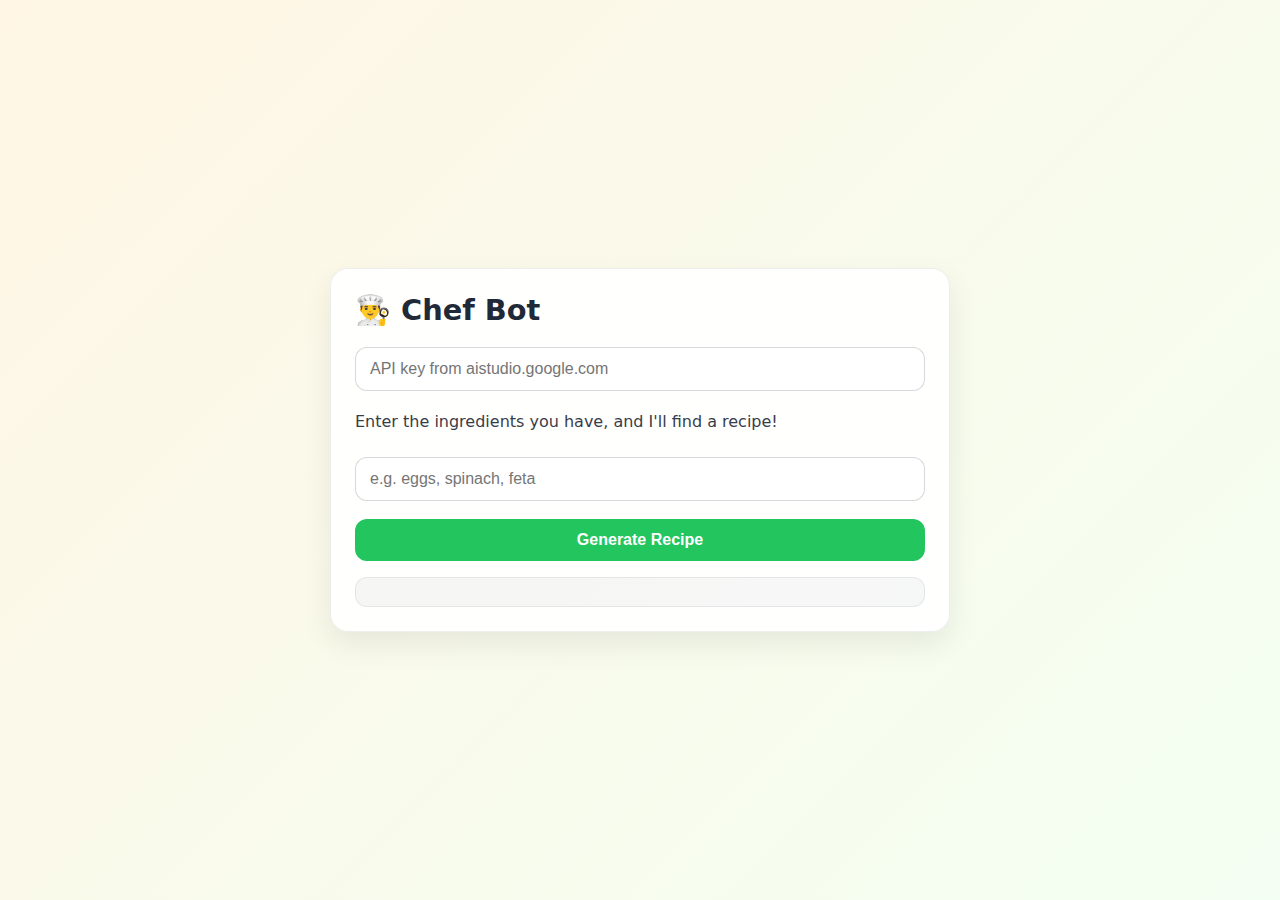
<file: lab-chef/index.html>
<html>
<head>
    <title>Chef Bot AI</title>
    <link rel="stylesheet" href="style.css">
</head>
<body>
    <div class="container">
        <h1>👨‍🍳 Chef Bot</h1>
        <input type="text" id="api-key-input"
               placeholder="API key from aistudio.google.com">
        <p>Enter the ingredients you have, and I'll find a recipe!</p>
        <input type="text" id="ingredients-input"
               placeholder="e.g. eggs, spinach, feta">
        <button onclick="getRecipe()">Generate Recipe</button>
        <div id="recipe-display"></div>
    </div>
    <script src="script.js"></script>
</body>
</html>
</file>
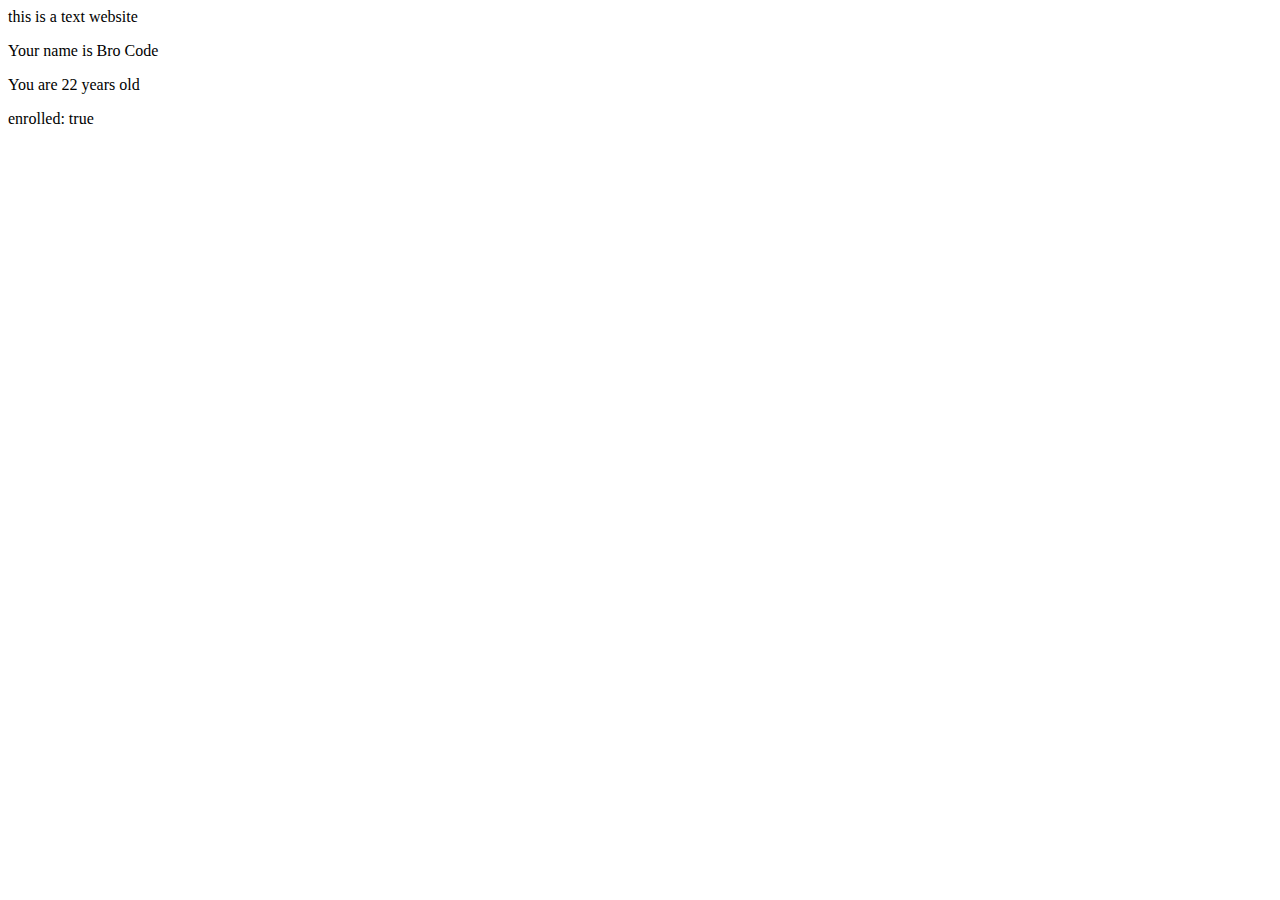
<file: practice folder/index.html>
<!doctype html>
<html lang="en">
  <head>
    <meta charset="UTF-8" />
    <meta name="viewport" content="width=device-width, initial-scale=1.0" />
    <title>Document</title>
  </head>
  <body>
    this is a text website
    <p id = "p1"></p>
    <p id = "p2"></p>
    <p id = "p3"></p>
    <script src="script.js"></script>
  </body>
</html>
</file>
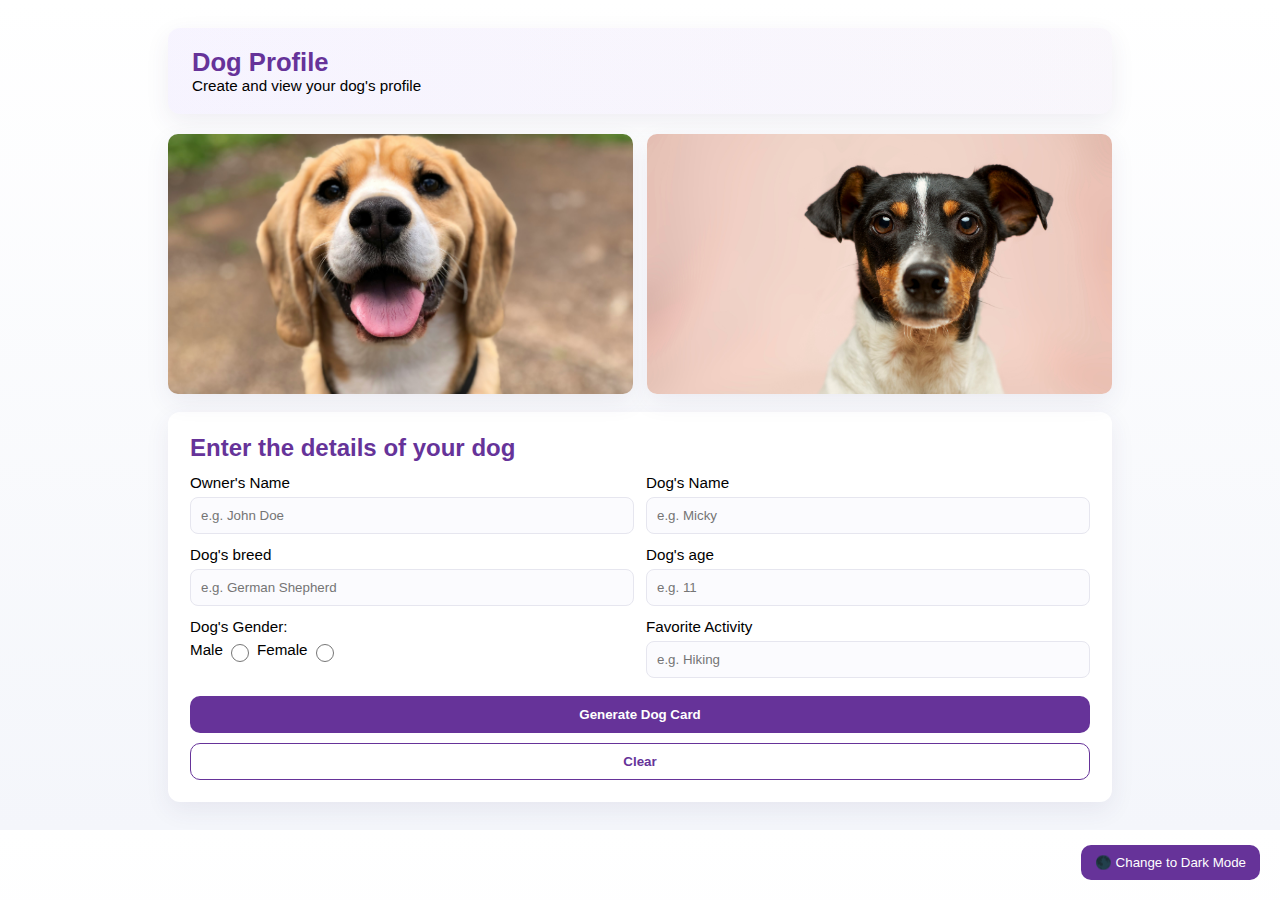
<file: assignment-2/page1.html>
<!doctype html>
<html lang="en">
  <head>
    <meta charset="UTF-8" />
    <meta name="viewport" content="width=device-width, initial-scale=1.0" />
    <title>Document</title>
    <link rel="stylesheet" href="style.css" />
  </head>
  <body>
    <div class="container">
      <header>
        <div>
          <h1>Dog Profile</h1>
          <p>Create and view your dog's profile</p>
        </div>
      </header>

      <section class="hero">
        <img src="./images/one.jpg" alt="Dog 1" />
        <img src="./images/two.jpg" alt="Dog 2" />
      </section>

      <section class="form-section">
        <h2>Enter the details of your dog</h2>

        <form action="page2.html" method="get">
          <div>
            <label for="owner_name">Owner's Name</label>
            <input
              type="text"
              name="owner_name"
              id="owner_name"
              placeholder="e.g. John Doe"
              required
            />
          </div>

          <div>
            <label for="dog_name">Dog's Name</label>
            <input
              type="text"
              name="dog_name"
              id="dog_name"
              placeholder="e.g. Micky"
              required
            />
          </div>

          <div>
            <label for="dog_breed">Dog's breed</label>
            <input
              type="text"
              name="dog_breed"
              id="dog_breed"
              placeholder="e.g. German Shepherd"
              required
            />
          </div>

          <div>
            <label for="dog_age">Dog's age</label>
            <input
              type="number"
              name="dog_age"
              id="dog_age"
              required
              placeholder="e.g. 11"
            />
          </div>

          <div>
            <label>Dog's Gender:</label>
            <div class="radio-group">
              <label for="dog_gender_male">Male</label>
              <input
                type="radio"
                name="dog_gender"
                id="dog_gender_male"
                value="Male"
                required
              />
              <label for="dog_gender_female">Female</label>
              <input
                type="radio"
                name="dog_gender"
                value="Female"
                id="dog_gender_female"
                required
              />
            </div>
          </div>

          <div>
            <label for="dog_fav_activity">Favorite Activity</label>
            <input
              type="text"
              name="dog_fav_activity"
              id="dog_fav_activity"
              placeholder="e.g. Hiking"
              required
            />
          </div>

          <div class="actions">
            <button type="submit" class="btn primary">Generate Dog Card</button>
            <button type="reset" class="btn secondary">Clear</button>
          </div>
        </form>
      </section>

      <button id="theme-toggle">🌑 Change to Dark Mode</button>
    </div>

    <script src="theme-mode.js"></script>
  </body>
</html>
</file>
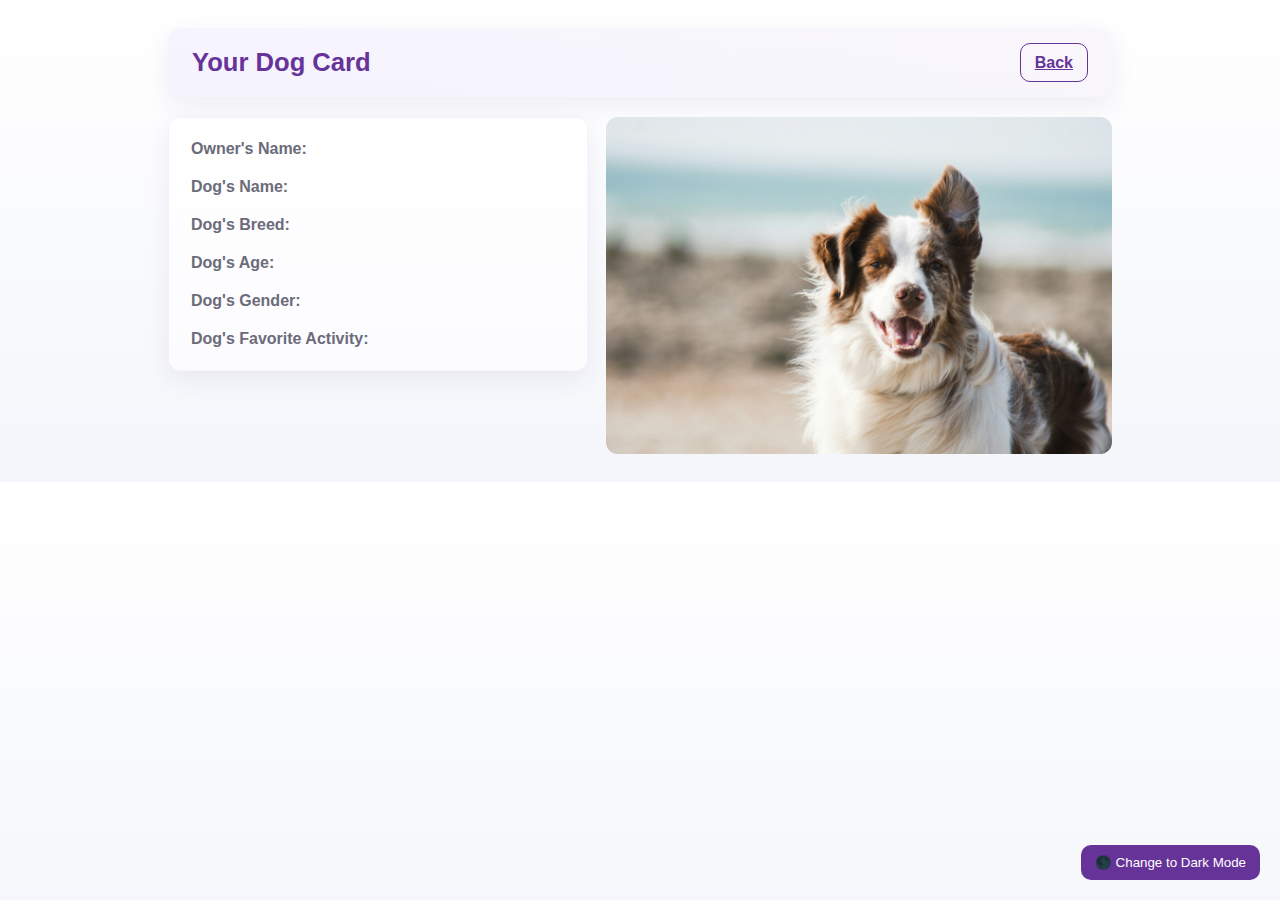
<file: assignment-2/page2.html>
<!doctype html>
<html lang="en">
  <head>
    <meta charset="UTF-8" />
    <meta name="viewport" content="width=device-width, initial-scale=1.0" />
    <title>Document</title>
    <link rel="stylesheet" href="style.css" />
  </head>
  <body>
    <div class="container">
      <header>
        <div>
          <h1>Your Dog Card</h1>
        </div>
        <div>
          <a href="page1.html" class="btn secondary">Back</a>
        </div>
      </header>

      <section class="dog-info">
        <div class="form-result">
          <div>
            <span> Owner's Name: </span>
            <span id="owner_name">test</span>
          </div>

          <div>
            <span> Dog's Name: </span>
            <span id="dog_name">test</span>
          </div>

          <div>
            <span> Dog's Breed: </span>
            <span id="dog_breed">test</span>
          </div>

          <div>
            <span> Dog's Age: </span>
            <span id="dog_age">123</span>
          </div>

          <div>
            <span> Dog's Gender: </span>
            <span id="dog_gender">male</span>
          </div>

          <div>
            <span> Dog's Favorite Activity: </span>
            <span id="dog_fav_activity">male</span>
          </div>
        </div>

        <div class="dog-preview">
          <img src="./images/three.jpg" alt="Dog preview" />
        </div>
      </section>

      <button id="theme-toggle">🌑 Change to Dark Mode</button>

      <script src="script.js"></script>
      <script src="theme-mode.js"></script>
    </div>
  </body>
</html>
</file>
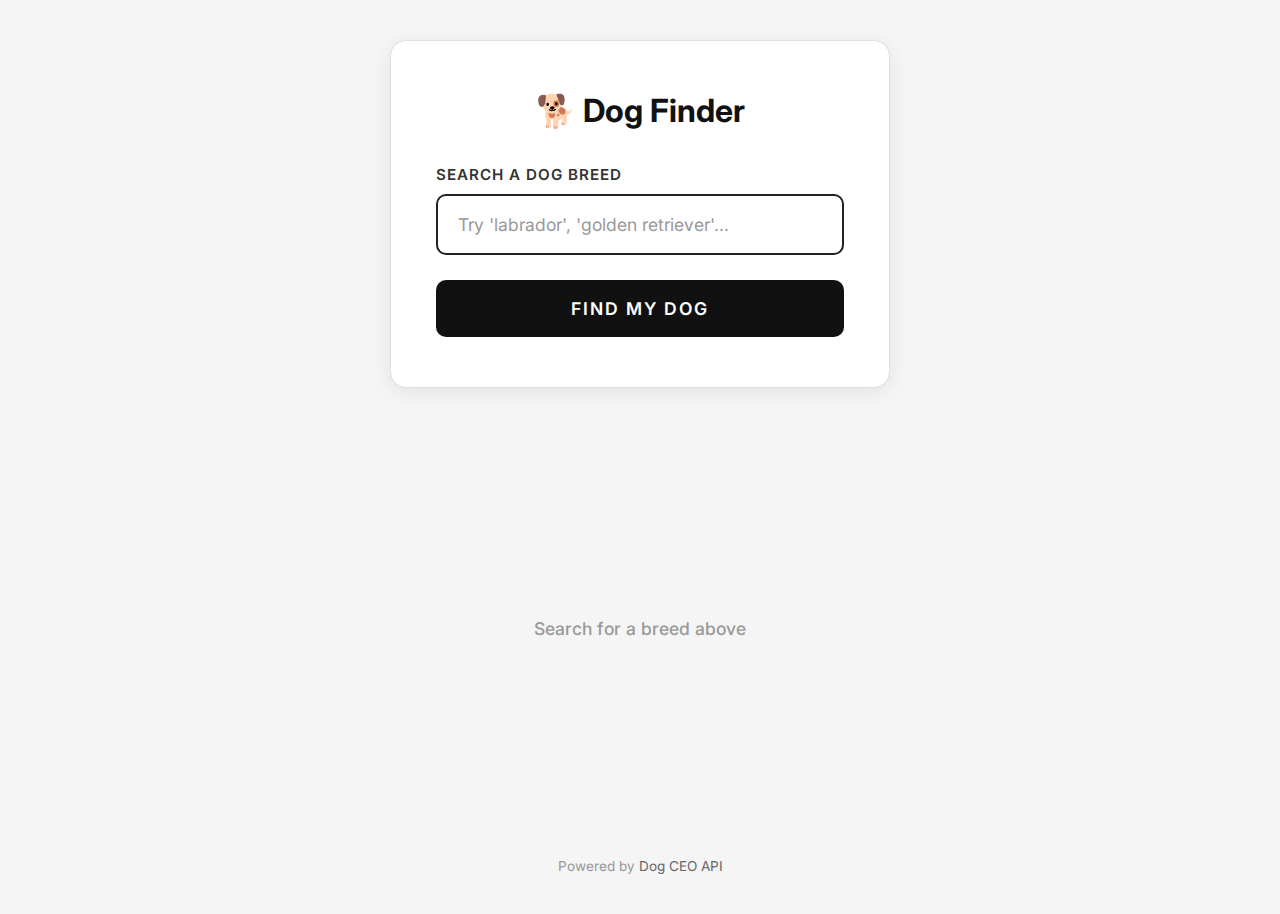
<file: assignment-3/dogs.html>
<!doctype html>
<html lang="en">
  <head>
    <meta charset="UTF-8" />
    <meta name="viewport" content="width=device-width, initial-scale=1.0" />
    <title>Dog Finder</title>
    <link rel="stylesheet" href="style.css" />
    <link rel="preconnect" href="https://fonts.googleapis.com" />
    <link rel="preconnect" href="https://fonts.gstatic.com" crossorigin />
    <link
      href="https://fonts.googleapis.com/css2?family=Inter:wght@400;600;700&display=swap"
      rel="stylesheet"
    />
  </head>

  <body>
    <form onsubmit="showDogImage(event)">
      <h1>🐕 Dog Finder</h1>
      <label for="dog-choice">Search a dog breed</label>
      <input
        list="dogs"
        id="dog-choice"
        name="dog-choice"
        placeholder="Try 'labrador', 'golden retriever'..."
      />

      <datalist id="dogs"></datalist>

      <button type="submit">Find My Dog</button>
    </form>

    <div id="image-container"></div>

    <div class="footer">
      Powered by
      <a href="https://dog.ceo/dog-api/" target="_blank">Dog CEO API</a>
    </div>

    <script src="script.js"></script>
  </body>
</html>
</file>
<file: lab-chef/style.css>
* {
  box-sizing: border-box;
}

body {
  margin: 0;
  min-height: 100vh;
  display: grid;
  place-items: center;
  font-family: system-ui, -apple-system, Segoe UI, Roboto, Arial, sans-serif;
  background: linear-gradient(135deg, #fff6e5, #f3fff2);
  color: #1f2937;
}

.container {
  width: min(620px, 92vw);
  background: rgba(255, 255, 255, 0.9);
  border: 1px solid rgba(31, 41, 55, 0.08);
  border-radius: 18px;
  padding: 24px;
  box-shadow: 0 12px 30px rgba(0, 0, 0, 0.08);
}

h1 {
  margin: 0 0 10px;
  font-size: 1.8rem;
}

p {
  margin: 10px 0 14px;
  line-height: 1.4;
  opacity: 0.9;
}

input {
  width: 100%;
  padding: 12px 14px;
  border: 1px solid rgba(31, 41, 55, 0.18);
  border-radius: 12px;
  font-size: 1rem;
  outline: none;
  margin: 10px 0;
  background: #ffffff;
}

input:focus {
  border-color: rgba(34, 197, 94, 0.55);
  box-shadow: 0 0 0 4px rgba(34, 197, 94, 0.15);
}

button {
  width: 100%;
  margin-top: 8px;
  padding: 12px 14px;
  border: 0;
  border-radius: 12px;
  font-size: 1rem;
  font-weight: 600;
  cursor: pointer;
  background: #22c55e;
  color: white;
  transition: transform 0.05s ease, filter 0.2s ease;
}

button:hover {
  filter: brightness(0.96);
}

button:active {
  transform: translateY(1px);
}

#recipe-display {
  margin-top: 16px;
  padding: 14px;
  border-radius: 12px;
  background: rgba(31, 41, 55, 0.04);
  border: 1px solid rgba(31, 41, 55, 0.08);
}

#recipe-display h2 {
  margin: 0 0 10px;
}

#recipe-display ul {
  margin: 8px 0 0;
  padding-left: 18px;
}
</file>
<file: assignment-2/style.css>
:root {
  --bg: #f4f6fb;
  --card: #ffffff;
  --accent: rebeccapurple;
  --muted: #6b6b7a;
  --radius: 12px;
  --color: #000;
  --shadow: 0 8px 24px rgba(64, 45, 100, 0.08);
}

body.dark-mode {
  --bg: #1e1e2f;
  --card: #2d2d3a;
  --accent: #9a79ff;
  --muted: #000000;
  --color: #eee;
}

* {
  box-sizing: border-box;
  margin: 0;
  padding: 0;
}

body {
  font-family: "Segoe UI", Tahoma, Geneva, Verdana, sans-serif;
  background: linear-gradient(180deg, var(--card) 0%, var(--bg) 100%);
  color: var(--muted);
  -webkit-font-smoothing: antialiased;
  -moz-osx-font-smoothing: grayscale;
}

.container {
  max-width: 980px;
  margin: 28px auto;
  padding: 0 18px;
}

header {
  background: linear-gradient(
    90deg,
    rgba(123, 76, 255, 0.06),
    rgba(124, 60, 179, 0.04)
  );
  padding: 20px 24px;
  border-radius: var(--radius);
  display: flex;
  align-items: center;
  justify-content: space-between;
  box-shadow: var(--shadow);
  margin-bottom: 20px;
}

header h1 {
  font-size: 1.6rem;
  color: var(--accent);
}
header p {
  color: var(--color);
  font-size: 0.95rem;
}

.hero {
  display: flex;
  gap: 14px;
  margin-bottom: 18px;
}
.hero img {
  width: 50%;
  height: 260px;
  object-fit: cover;
  border-radius: 10px;
  box-shadow: var(--shadow);
}

.form-section {
  background: var(--card);
  padding: 22px;
  border-radius: 12px;
  box-shadow: var(--shadow);
}
.form-section h2 {
  margin-bottom: 12px;
  color: var(--accent);
}

.form-section label {
  color: var(--color);
}

form {
  display: grid;
  grid-template-columns: repeat(2, 1fr);
  gap: 12px;
}
form > div {
  display: flex;
  flex-direction: column;
}
label {
  font-size: 0.95rem;
  color: var(--muted);
  margin-bottom: 6px;
}
input[type="text"],
input[type="number"] {
  padding: 10px;
  border: 1px solid #e6e6ef;
  border-radius: 8px;
  background: #fbfbfe;
}

.radio-group {
  display: flex;
  gap: 8px;
  align-items: center;
}
.radio-group input {
  width: 18px;
  height: 18px;
}

.actions {
  grid-column: 1/-1;
  display: flex;
  gap: 10px;
  margin-top: 6px;
}
.btn {
  padding: 10px 14px;
  border-radius: 10px;
  border: 1px solid transparent;
  cursor: pointer;
  font-weight: 600;
}
.btn.primary {
  background: var(--accent);
  color: #fff;
}
.btn.secondary {
  background: transparent;
  color: var(--accent);
  border-color: var(--accent);
}

.dog-info {
  display: flex;
  gap: 18px;
  align-items: flex-start;
  margin-top: 18px;
}
.form-result {
  flex: 0 0 420px;
  background: linear-gradient(180deg, #fff, #fcfcff);
  padding: 12px;
  border-radius: 12px;
  border: 1px solid rgba(123, 76, 255, 0.06);
  box-shadow: var(--shadow);
}
.form-result > div {
  display: grid;
  grid-template-columns: 1fr 1fr;
  gap: 8px;
  padding: 10px;
}
.form-result span:first-child {
  font-weight: 700;
  color: var(--muted);
}
.form-result .value {
  color: #222;
}

.dog-preview {
  flex: 1;
  border-radius: 12px;
  overflow: hidden;
}
.dog-preview img {
  width: 100%;
  height: 100%;
  object-fit: cover;
  display: block;
}

@media (max-width: 800px) {
  .hero {
    flex-direction: column;
  }
  .hero img {
    width: 100%;
    height: 200px;
  }
  form {
    grid-template-columns: 1fr;
  }
  .form-result {
    width: 100%;
  }
  .dog-info {
    flex-direction: column;
  }
}

@media (prefers-reduced-motion: no-preference) {
  header,
  .form-section,
  .form-result,
  .hero img {
    transition: all 0.24s ease;
  }
}

#theme-toggle {
  position: fixed;
  bottom: 20px;
  right: 20px;
  background: var(--accent);
  color: #fff;
  border: none;
  padding: 10px 14px;
  border-radius: 10px;
  cursor: pointer;
}
</file>
<file: assignment-3/style.css>
* {
  margin: 0;
  padding: 0;
  box-sizing: border-box;
}

body {
  font-family: "Inter", "Segoe UI", Tahoma, Geneva, Verdana, sans-serif;
  background: #f5f5f5;
  min-height: 100vh;
  padding: 40px 20px;
}

form {
  max-width: 500px;
  margin: 0 auto 50px;
  background: #ffffff;
  padding: 50px 45px;
  border-radius: 16px;
  box-shadow: 0 4px 20px rgba(0, 0, 0, 0.08);
  border: 1px solid #e0e0e0;
}

h1 {
  text-align: center;
  color: #111111;
  margin-bottom: 35px;
  font-size: 2em;
  font-weight: 700;
}

label {
  display: block;
  margin-bottom: 10px;
  color: #333333;
  font-weight: 600;
  font-size: 0.95em;
  text-transform: uppercase;
  letter-spacing: 1px;
}

input {
  width: 100%;
  padding: 18px 20px;
  margin-bottom: 25px;
  border: 2px solid #222222;
  border-radius: 10px;
  font-size: 1.1em;
  font-family: inherit;
  background: #ffffff;
}

input:focus {
  outline: none;
  border-color: #000000;
  box-shadow: 0 0 0 3px rgba(0, 0, 0, 0.1);
}

input::placeholder {
  color: #999999;
}

button {
  width: 100%;
  padding: 18px 24px;
  background: #111111;
  color: #ffffff;
  border: none;
  border-radius: 10px;
  font-size: 1.1em;
  font-weight: 600;
  font-family: inherit;
  cursor: pointer;
  text-transform: uppercase;
  letter-spacing: 2px;
}

button:hover {
  background: #333333;
}

button:active {
  background: #000000;
}

#image-container {
  display: flex;
  justify-content: center;
  align-items: center;
  min-height: 380px;
}

#image-container:empty::before {
  content: "Search for a breed above";
  color: #999999;
  font-size: 1.1em;
  font-weight: 500;
  text-align: center;
}

img {
  width: 340px;
  height: 340px;
  object-fit: cover;
  border-radius: 12px;
  box-shadow: 0 8px 30px rgba(0, 0, 0, 0.15);
  border: 4px solid #ffffff;
  filter: grayscale(100%);
}

img:hover {
  filter: grayscale(0%);
}

.footer {
  text-align: center;
  margin-top: 40px;
  color: #999999;
  font-size: 0.85em;
}

.footer a {
  color: #666666;
  text-decoration: none;
}

.footer a:hover {
  color: #111111;
}

@media (max-width: 600px) {
  body {
    padding: 20px 15px;
  }

  form {
    padding: 35px 25px;
  }

  h1 {
    font-size: 1.6em;
    margin-bottom: 25px;
  }

  button {
    padding: 16px 20px;
    font-size: 1em;
  }

  img {
    width: 280px;
    height: 280px;
  }

  #image-container {
    min-height: 320px;
  }
}
</file>
